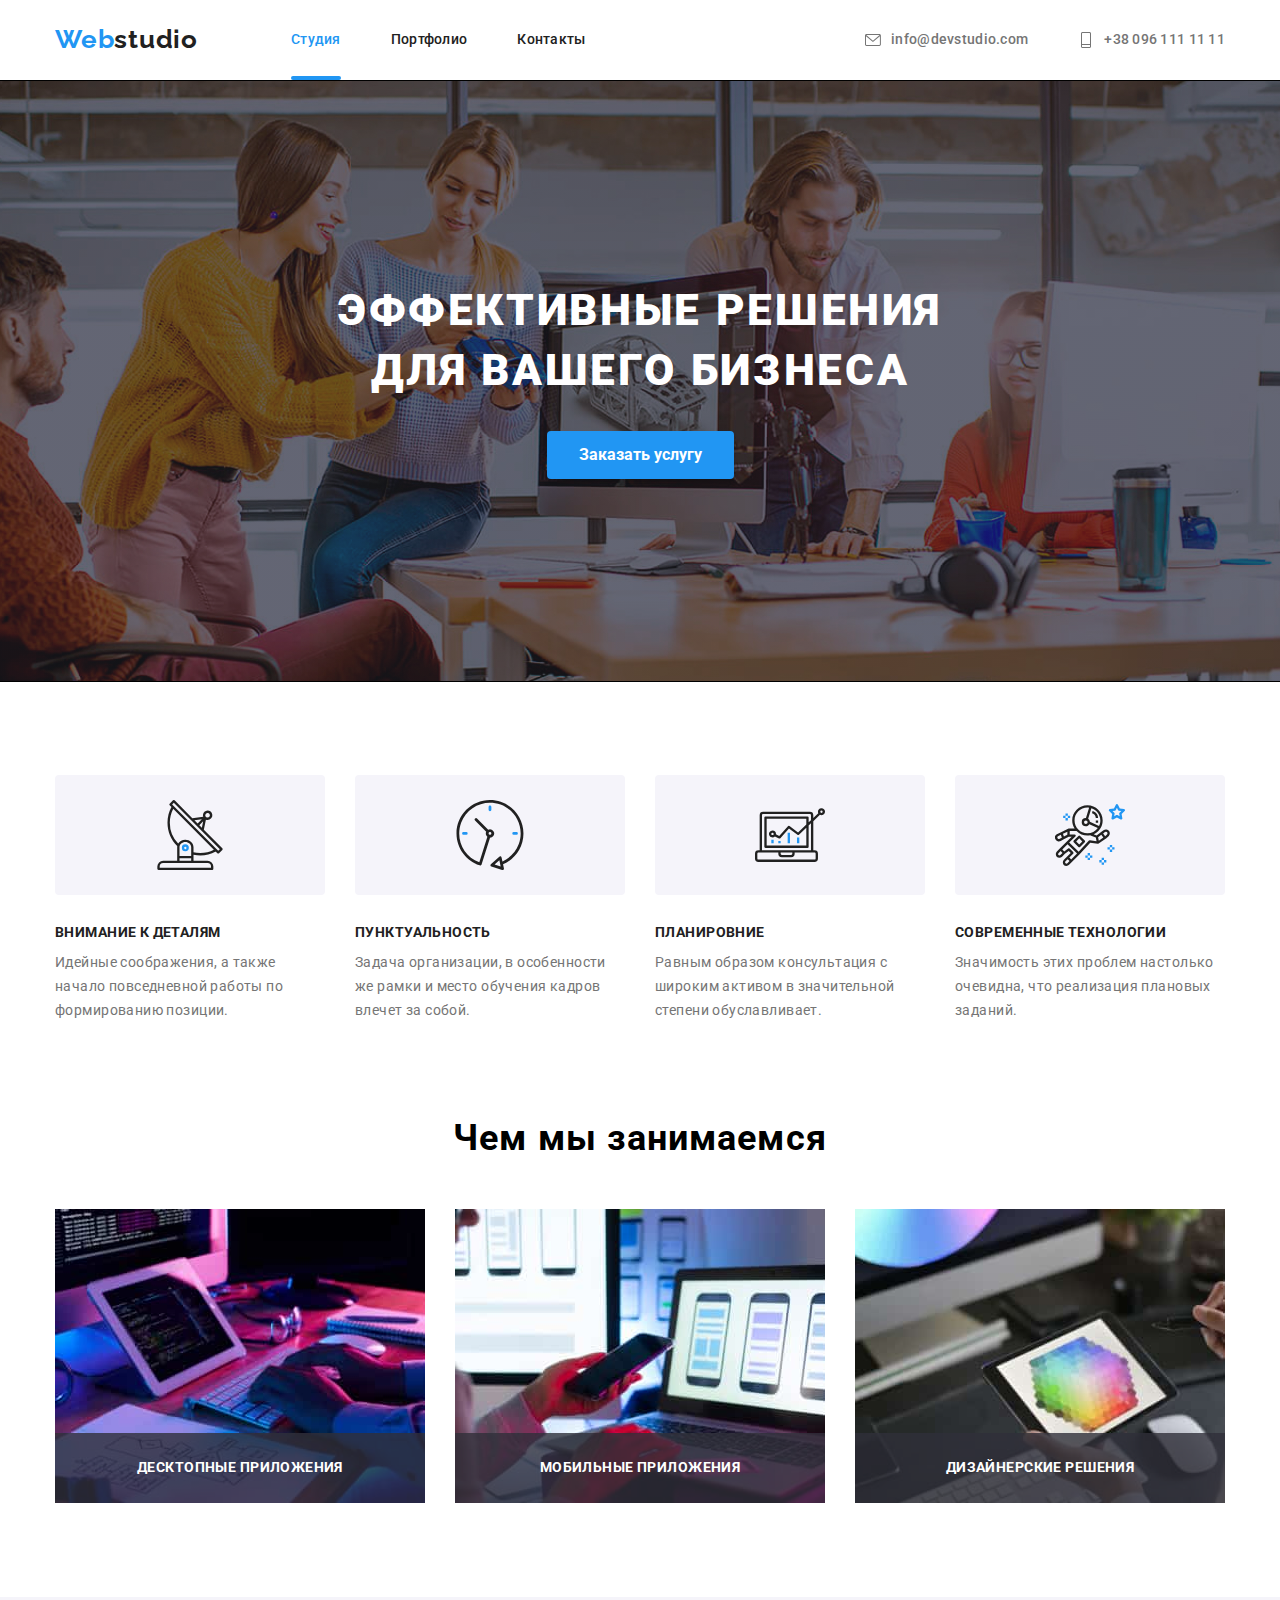
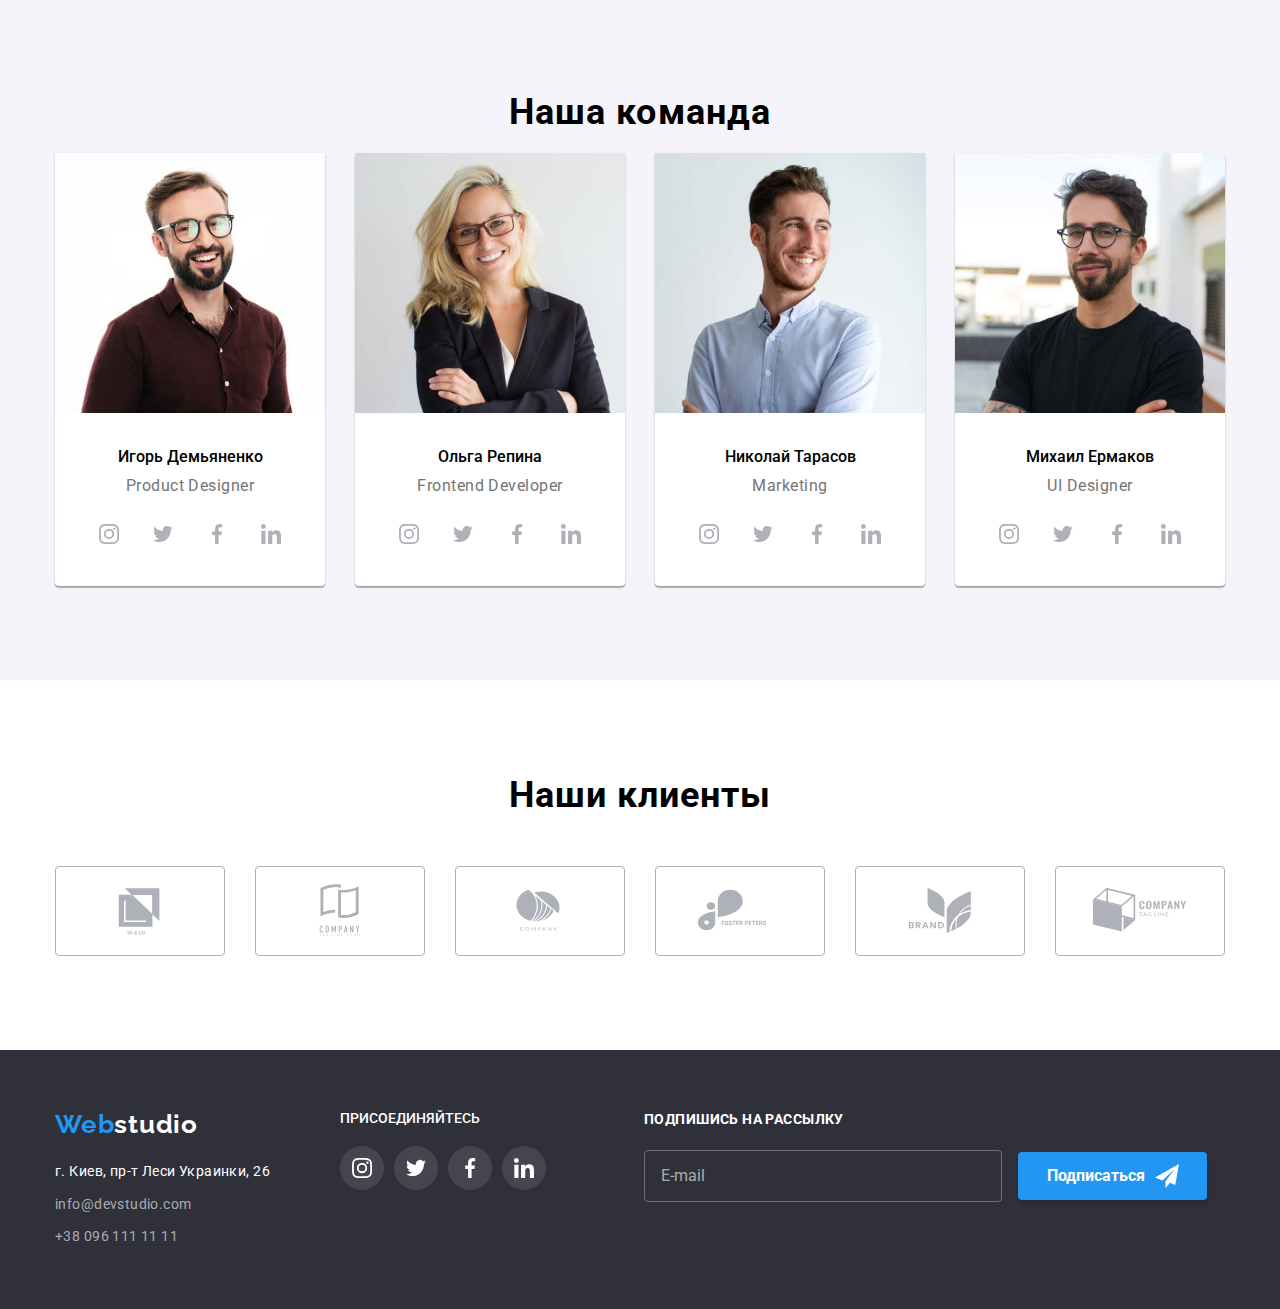
<file: index.html>
<!DOCTYPE html>
<html lang="ru">

<head>
    <meta charset="UTF-8">
    <meta http-equiv="X-UA-Compatible" content="IE=edge">
    <meta name="viewport" content="width=device-width, initial-scale=1.0">
    <title>Webstudio</title>
    <link rel="preconnect" href="https://fonts.gstatic.com">

    <link
        href="https://fonts.googleapis.com/css2?family=Raleway:wght@700&family=Roboto:wght@400;500;700;900&display=swap"
        rel="stylesheet">


    <link rel="stylesheet"
        href="https://cdnjs.cloudflare.com/ajax/libs/modern-normalize/0.6.0/modern-normalize.min.css" />

    <link rel="stylesheet" href="./css/main.min.css" />

</head>



<header class="header">
    <div class="container header-container">
        <nav class="header-nav">
            <a href="./index.html" lang="en" class="logo header__logo animate_bounce"><span
                    class="logo--accent">Web</span>studio</a>

            <!-- Menu -->
            <ul class="menu list">
                <li class="menu__item">
                    <a href="./index.html" class="menu__link menu__link-current">Студия</a>
                </li>
                <li class="menu__item">
                    <a href="./portfolio.html" class="menu__link">Портфолио</a>
                </li>
                <li class="menu__item">
                    <a href="" class="menu__link">Контакты</a>
                </li>
            </ul>
        </nav>
        <!-- Contacts -->
        <ul class="contacts list">
            <li class="contacts__item">
                <a href="info@devstudio.com" class="contacts__link">
                    <svg class="contacts__icon" width="16" height="12">
                        <use href="./images/icons/symbol-defs2.svg#icon-envelope-grey">
                        </use>
                    </svg>
                    info@devstudio.com
                </a>
            </li>

            <li class="contacts__item">
                <a href="tel:+380961111111" class="contacts__link">
                    <svg class="contacts__icon" width="10" height="16">
                        <use href="./images/icons/symbol-defs2.svg#icon-Tel-header">
                        </use>
                    </svg>
                    +38 096 111 11 11
                </a>
            </li>
        </ul>
</header>


<main>
    <section class="hero">
        <div class="hero__align">
            <h1 class="hero__title">Эффективные решения<br> для вашего бизнеса</h1>
            <!-- Ordrer -->
            <button data-modal-open type="button" class="button">Заказать услугу</button>
        </div>
    </section>


    <!-- Features -->
    <section class="section__features">
        <!-- Скрытый заголовой к Секции2
            <h2>Наши особенности</h2> -->
        <div class="container">
            <ul class="features">
                <li class="features__list">
                    <div class="features__icon-wrapper">
                        <svg class="features__icon" width="65" height="70">
                            <use href="./images/icons/symbol-defs2.svg#icon-antenna"></use>
                        </svg>
                    </div>
                    <h3 class="features__title">Внимание к деталям</h3>
                    <p class="features__subject">
                        Идейные соображения, а также начало повседневной работы по формированию позиции.
                    </p>
                </li>

                <li class="features__list">
                    <div class="features__icon-wrapper">
                        <svg class="features__icon" width="66" height="70">
                            <use href="./images/icons/symbol-defs2.svg#icon-clock"></use>
                        </svg>
                    </div>
                    <h3 class="features__title">Пунктуальность</h3>
                    <p class="features__subject">
                        Задача организации, в особенности же рамки и место обучения кадров влечет за собой.
                    </p>
                </li>

                <li class="features__list">
                    <div class="features__icon-wrapper">
                        <svg class="features__icon" width="70" height="53">
                            <use href="./images/icons/symbol-defs2.svg#icon-diagram"></use>
                        </svg>
                    </div>
                    <h3 class="features__title">Планировние</h3>
                    <p class="features__subject">
                        Равным образом консультация с широким активом в значительной степени обуславливает.
                    </p>
                </li>

                <li class="features__list">
                    <div class="features__icon-wrapper">
                        <svg class="features__icon" width="70" height="70">
                            <use href="./images/icons/symbol-defs2.svg#icon-astronaut"></use>
                        </svg>
                    </div>
                    <h3 class="features__title">Современные технологии</h3>
                    <p class="features__subject">
                        Значимость этих проблем настолько очевидна, что реализация плановых заданий.
                    </p>

                </li>
            </ul>
        </div>
    </section>





    <!--Service-->
    <section class="section service-space">
        <div class="container">
            <h2 class="section__title">Чем мы занимаемся</h2>

            <ul class="service">
                <li class="service__item">
                    <img class="service__image" src="./images/img.jpg" alt="Разработка" width="370" height="294">

                    <div class="service__desc">
                        <p class="service__text">Десктопные приложения</p>
                    </div>
                </li>

                <li class="service__item">
                    <img src="./images/img1.jpg" alt="Проэктирование" width="370" height="294">

                    <div class="service__desc">
                        <p class="service__text">Мобильные приложения</p>
                    </div>
                </li>
                </li>
                <li class="service__item">
                    <img src="./images/img2.jpg" alt="Дизайн" width="370" height="294">

                    <div class="service__desc">
                        <p class="service__text">Дизайнерские решения</p>
                    </div>
                </li>
                </li>
            </ul>
        </div>
    </section>



    <!--TEAM-->
    <section class="section command">
        <div class="container">
            <h2 class="section__title">Наша команда</h2>
            <ul class="team">
                <li class="team__item">
                    <img src="./images/foto1.jpg" alt="Продакт менеджер" width="270" height="260">

                    <div class="member">
                        <h3 class="member__name">Игорь Демьяненко</h3>
                        <p lang="en" class="member__position">Product Designer</p>

                        <ul class="social list">
                            <li class="social__item">
                                <a class="social__link instagram" href="">
                                    <svg class="social__icon">
                                        <use href="./images/icons/symbol-defs2.svg#icon-instagram-1">
                                    </svg>
                                </a>
                            </li>

                            <li class="social__item">
                                <a class="social__link twitter" href="">
                                    <svg class="social__icon">
                                        <use href="./images/icons/symbol-defs2.svg#icon-twitter-1">
                                    </svg>
                                </a>
                            </li>

                            <li class="social__item">
                                <a class="social__link facebook" href="">
                                    <svg class="social__icon">
                                        <use href="./images/icons/symbol-defs2.svg#icon-facebook-1">
                                    </svg>
                                </a>
                            </li>

                            <li class="social__item">
                                <a class="social__link linkedin" href="">
                                    <svg class="social__icon">
                                        <use href="./images/icons/symbol-defs2.svg#icon-linkedin-1">
                                    </svg>
                                </a>
                            </li>
                        </ul>
                    </div>
                </li>


                <li class="team__item">
                    <img src="./images/foto2.jpg" alt="Фронтенд разработчик" width="270" height="260">
                    <div class="member">
                        <h3 class="member__name">Ольга Репина</h3>
                        <p lang="en" class="member__position">Frontend Developer</p>
                        <ul class="social list">
                            <li class="social__item">
                                <a class="social__link instagram" href="">
                                    <svg class="social__icon">
                                        <use href="./images/icons/symbol-defs2.svg#icon-instagram-1">
                                    </svg>
                                </a>
                            </li>

                            <li class="social__item">
                                <a class="social__link twitter" href="">
                                    <svg class="social__icon">
                                        <use href="./images/icons/symbol-defs2.svg#icon-twitter-1">
                                    </svg>
                                </a>
                            </li>

                            <li class="social__item ">
                                <a class="social__link facebook" href="">
                                    <svg class="social__icon">
                                        <use href="./images/icons/symbol-defs2.svg#icon-facebook-1">
                                    </svg>
                                </a>
                            </li>

                            <li class="social__item">
                                <a class="social__link linkedin" href="">
                                    <svg class="social__icon">
                                        <use href="./images/icons/symbol-defs2.svg#icon-linkedin-1">
                                    </svg>
                                </a>
                            </li>
                        </ul>
                    </div>
                </li>


                <li class="team__item">
                    <img src="./images/foto3.jpg" alt="Маркетинг" width="270" height="260">

                    <div class="member">
                        <h3 class="member__name">Николай Тарасов</h3>
                        <p lang="en" class="member__position">Marketing</p>
                        <ul class="social list">
                            <li class="social__item">
                                <a class="social__link instagram" href="">
                                    <svg class="social__icon">
                                        <use href="./images/icons/symbol-defs2.svg#icon-instagram-1">
                                    </svg>
                                </a>
                            </li>

                            <li class="social__item">
                                <a class="social__link twitter" href="">
                                    <svg class="social__icon">
                                        <use href="./images/icons/symbol-defs2.svg#icon-twitter-1">
                                    </svg>
                                </a>
                            </li>

                            <li class="social__item ">
                                <a class="social__link facebook" href="">
                                    <svg class="social__icon">
                                        <use href="./images/icons/symbol-defs2.svg#icon-facebook-1">
                                    </svg>
                                </a>
                            </li>

                            <li class="social__item">
                                <a class="social__link linkedin" href="">
                                    <svg class="social__icon">
                                        <use href="./images/icons/symbol-defs2.svg#icon-linkedin-1">
                                    </svg>
                                </a>
                            </li>
                        </ul>
                    </div>
                </li>


                <li class="team__item">
                    <img src="./images/foto4.jpg" alt="Дизайнер" width="270" height="260">
                    <div class="member">
                        <h3 class="member__name">Михаил Ермаков</h3>
                        <p lang="en" class="member__position">UI Designer</p>
                        <ul class="social list">
                            <li class="social__item">
                                <a class="social__link instagram" href="">
                                    <svg class="social__icon">
                                        <use href="./images/icons/symbol-defs2.svg#icon-instagram-1">
                                    </svg>
                                </a>
                            </li>

                            <li class="social__item">
                                <a class="social__link twitter" href="">
                                    <svg class="social__icon">
                                        <use href="./images/icons/symbol-defs2.svg#icon-twitter-1">
                                    </svg>
                                </a>
                            </li>

                            <li class="social__item ">
                                <a class="social__link facebook" href="">
                                    <svg class="social__icon">
                                        <use href="./images/icons/symbol-defs2.svg#icon-facebook-1">
                                    </svg>
                                </a>
                            </li>

                            <li class="social__item">
                                <a class="social__link linkedin" href="">
                                    <svg class="social__icon">
                                        <use href="./images/icons/symbol-defs2.svg#icon-linkedin-1">
                                    </svg>
                                </a>
                            </li>
                        </ul>
                    </div>
                </li>
            </ul>
        </div>
    </section>




    <!-- Clients/Partners -->
    <section class="section clients">
        <div class="container">
            <h2 class="section__title">Наши клиенты</h2>

            <ul class="clients__list">
                <li class="clients__item">
                    <!-- <div class="clients-blok"> -->
                    <a class="clients__link" href="" aria-label="Client 1">
                        <svg class="clients__icon">
                            <use href="./images/icons/symbol-defs2.svg#icon-Logo1-main"></use>
                        </svg>
                    </a>
                </li>

                <li class="clients__item">
                    <a class="clients__link" href="" aria-label="Client 2">
                        <svg class="clients__icon">
                            <use href="./images/icons/symbol-defs2.svg#icon-Logo2-main"></use>
                        </svg>
                    </a>
                </li>

                <li class="clients__item">
                    <a class="clients__link" href="" aria-label="Client 3">
                        <svg class="clients__icon">
                            <use href="./images/icons/symbol-defs2.svg#icon-Logo3-main"></use>
                        </svg>
                    </a>
                </li>

                <li class="clients__item">
                    <a class="clients__link" href="" aria-label="Client 4">
                        <svg class="clients__icon">
                            <use href="./images/icons/symbol-defs2.svg#icon-Logo4-main"></use>
                        </svg>
                    </a>
                </li>

                <li class="clients__item">
                    <a class="clients__link" href="" aria-label="Client 5">
                        <svg class="clients__icon">
                            <use href="./images/icons/symbol-defs2.svg#icon-Logo5-main"></use>
                        </svg>
                    </a>
                </li>

                <li class="clients__item">
                    <a class="clients__link" href="" aria-label="Client 6">
                        <svg class="clients__icon">
                            <use href="./images/icons/symbol-defs2.svg#icon-Logo6-main"></use>
                        </svg>
                    </a>
                </li>
            </ul>
        </div>
    </section>


</main>



<!--Контакты-->

<footer class="footer">
    <div class="container">

        <div class="footer-wrapper">
            <div class="footer-adress-wrapper">
                <a href="./index.html" lang="en" class="logo footer-logo"><span
                        class="logo--accent">Web</span>studio</a>
                <address class="footer-adress-list">
                    <ul class="footer-nav">
                        <li class="footer-adress-item">
                            <a href="https://goo.gl/maps/8NbSCPgEPVCYa1LM7" class="footer-adress">г. Киев, пр-т Леси
                                Украинки,
                                26</a></li>
                        <li class="footer-adress-item">
                            <a href="info@devstudio.com" class="footer-adress-mail">info@devstudio.com</a></li>
                        <li class="footer-adress-item"> <a href="tel:+380961111111" class="footer-adress-tel">+38 096
                                111 11
                                11</a></li>
                    </ul>
                </address>
            </div>

            <div class="footer-social">
                <p class="footer-social-title">Присоединяйтесь</p>
                <ul class="footer-social-list">
                    <li class="footer-social-item">
                        <a class="social__link footer-social-link" href="">
                            <svg class="social__icon footer-social-icon">
                                <use href="./images/icons/symbol-defs2.svg#icon-instagram-2"></use>
                            </svg>
                        </a>
                    </li>

                    <li class="footer-item">
                        <a class="social__link footer-social-link" href="">
                            <svg class="social__icon footer-social-icon">
                                <use href="./images/icons/symbol-defs2.svg#icon-twitter-2"></use>
                            </svg>
                        </a>
                    </li>

                    <li class="footer-item">
                        <a class="social__link footer-social-link" href="">
                            <svg class="social__icon footer-social-icon">
                                <use href="./images/icons/symbol-defs2.svg#icon-facebook-2"></use>
                            </svg>
                        </a>
                    </li>

                    <li class="footer-item">
                        <a class="social__link footer-social-link" href="">
                            <svg class="social__icon footer-social-icon">
                                <use href="./images/icons/symbol-defs2.svg#icon-linkedin-2"></use>
                            </svg>
                        </a>
                    </li>
                </ul>
            </div>



            <div class="footer-subscribe">
                <p class="subscribe-title" id="subscribe-title-id">Подпишись на рассылку</p>
                <form class="subscribe-form" id="subscribe-form-id"></form>
                <input class="subscribe-email" type="text" name="email" id="subscribe-email" placeholder="E-mail"
                    required />
                <!-- <label class="subscribe-label" for="subscribe-email"></label> -->
                <button class="submit-btn" type="submit" id="subscribe-btn-id">Подписаться
                    <svg class="icon-send" aria-hidden="true" width="24" height="24">
                        <use href="./images/icons/symbol-defs2.svg#icon-send"></use>
                    </svg>
                </button>
                </form>


            </div>
        </div>
</footer>



<div class="backdrop is-hidden" data-modal>
    <div class="modal">
        <button type="button" class="modal-btn__close" data-modal-close>
            <svg class="btn-close" width="30" height="30" aria-label="Закрыть окно">
                <use href="./images/icons/symbol-defs2.svg#icon-close"></use>
            </svg>
        </button>

        <!-- FORM -->
        <form class="form modal-form">
            <p class="modal__title">Оставьте свои данные, мы вам перезвоним</p>


            <label class="form__field">
                <p class="form__title">Имя</p>
                <span class="form__input-wrapper">
                    <input class="form__input" type="text" name="user-name" pattern="[a-zA-Zа-яёА-ЯЁ]" title="Имя должно
                        содержать символы кирилици или латинского алфавита" required autofocus>
                    <svg class="form-icon" width="10" height="12">
                        <use href="./images/icons/symbol-defs2.svg#icon-person-black"></use>
                    </svg>
                </span>
            </label>

            <label class="form__field">
                <p class="form__title">Телефон</p>
                <span class="form__input-wrapper">
                    <input class="form__input" type="tel" name="user-tel" pattern="[0-9]{3}-[0-9]{2}-[0-9]{2}-[0-9]{2}"
                        required>
                    <svg class="form__icon" width="13" height="13">
                        <use href="./images/icons/symbol-defs2.svg#icon-phone"></use>
                    </svg>
                </span>
            </label>

            <label class="form__field">
                <p class="form__title">Почта</p>
                <span class="form__input-wrapper">
                    <input class="form__input" type="email" name="user-mail" required>
                    <svg class="form__icon" width="15" height="12">
                        <use href="./images/icons/symbol-defs2.svg#icon-letter"></use>
                    </svg>
                </span>
            </label>


            <label for="comment" class="form__field">
                <p class="form__title">Коментарий</p>
                <textarea class="form__comment" rows="10" name="user-comment" placeholder="Введите текст"></textarea>
            </label>


            <input type="checkbox" class="form__checkbox-input visually-hidden" name="policy" id="accept-policy">
            <label for="accept-policy" class="form__checkbox-label">
                Соглашаюсь с рассылкой и принимаю &nbsp;
                <a href="#" class="form__checkbox-link">Условия договора</a>
            </label>


            <button type="submit" class="modal__form-btn">Отправить</button>
        </form>


    </div>
</div>


<script src="./js/modal.js">
</script>

<!-- <iframe src="about:blank" style="display: none;"></iframe> -->

</body>

</html>
</file>
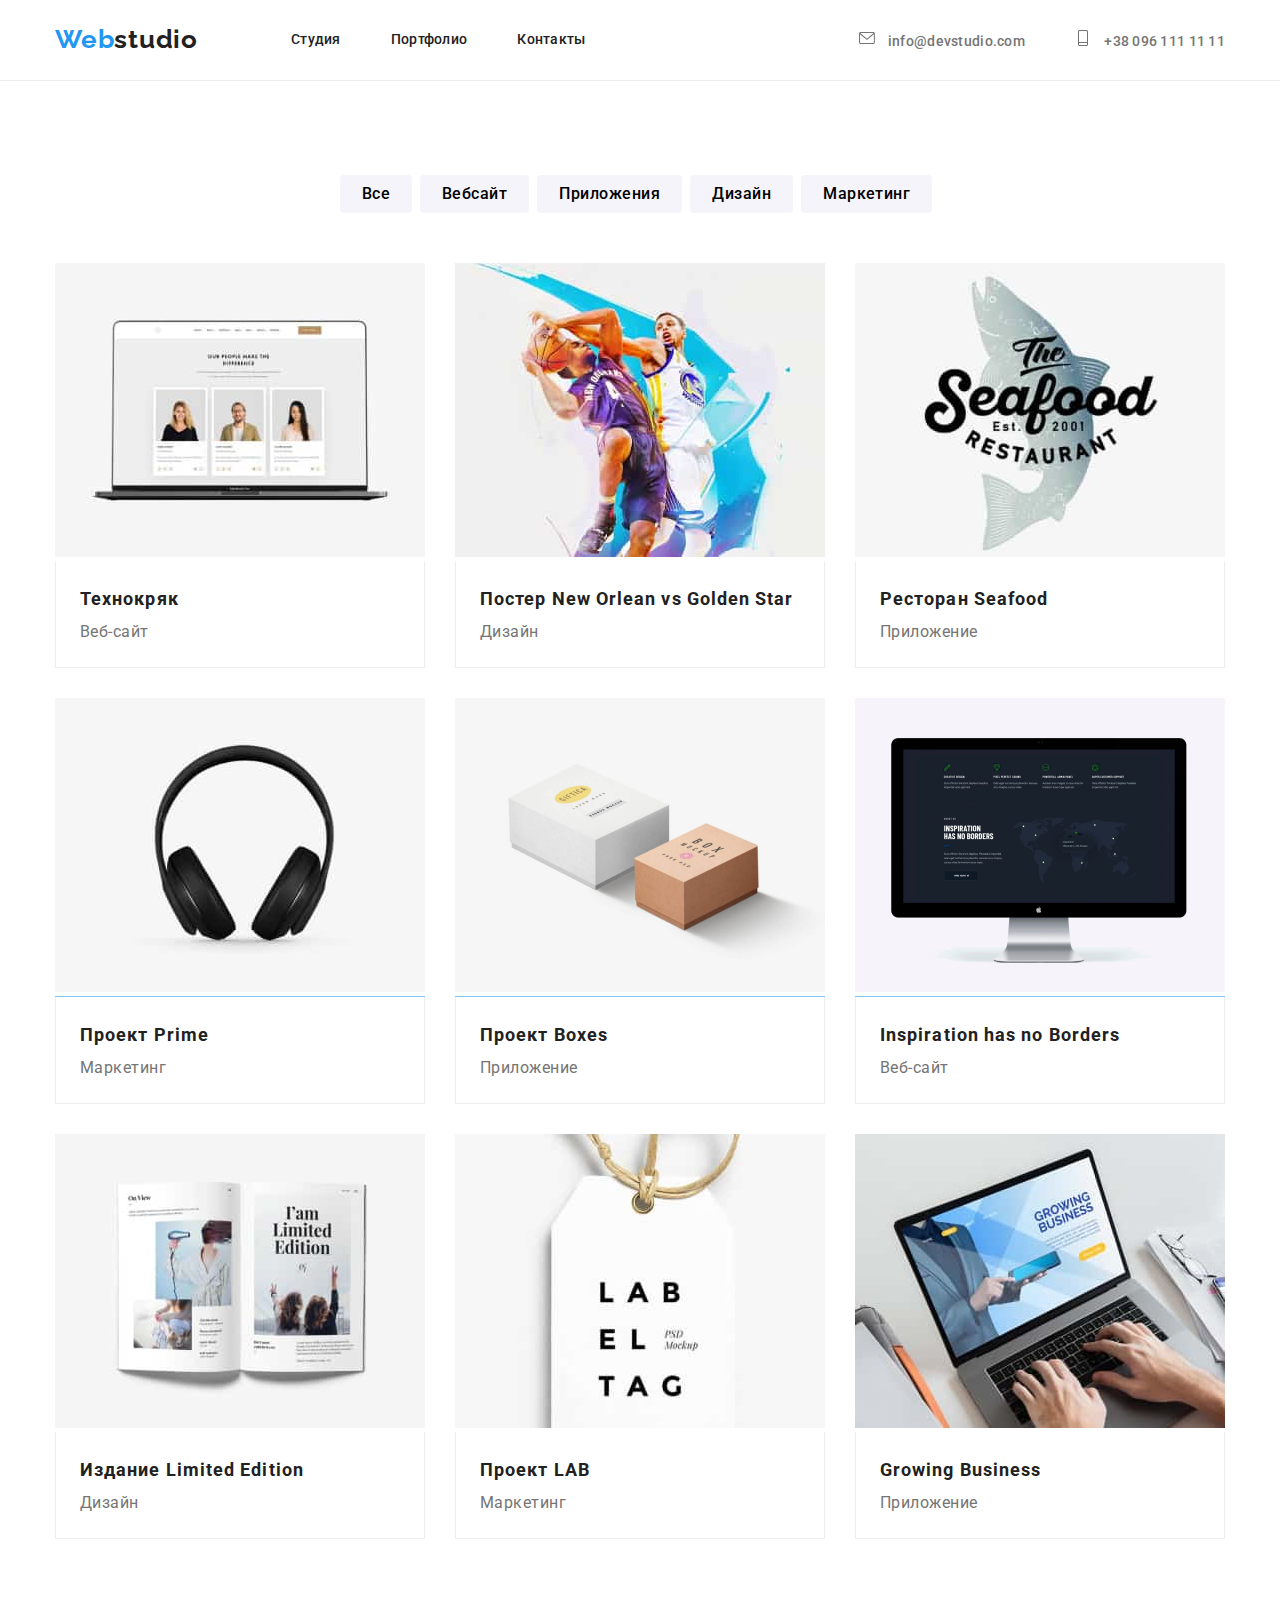
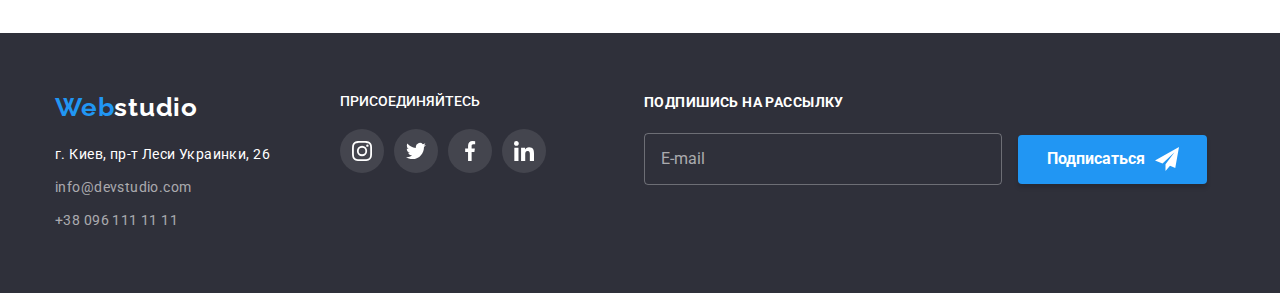
<file: portfolio.html>
<!DOCTYPE html>
<html lang="ru">

<head>
    <meta charset="UTF-8">
    <meta http-equiv="X-UA-Compatible" content="IE=edge">
    <meta name="viewport" content="width=device-width, initial-scale=1.0">
    <title>Webstudio</title>
    <link rel="preconnect" href="https://fonts.gstatic.com">

    <link
        href="https://fonts.googleapis.com/css2?family=Raleway:wght@700&family=Roboto:wght@400;500;700;900&display=swap"
        rel="stylesheet">


    <link rel="stylesheet"
        href="https://cdnjs.cloudflare.com/ajax/libs/modern-normalize/0.6.0/modern-normalize.min.css" />


    <link rel="stylesheet" href="https://cdnjs.cloudflare.com/ajax/libs/animate.css/4.1.1/animate.min.css" />

    <link rel="stylesheet" href="./css/main.min.css" />

</head>



<header class="header">
    <div class="container header-container">
        <nav class="header-nav">
            <a href="./index.html" lang="en" class="logo header__logo animate__bounce"><span
                    class="logo--accent">Web</span>studio</a>

            <!-- Menu -->
            <ul class="menu list">
                <li class="menu__item link">
                    <a href="./index.html" class="menu__link">Студия</a>
                </li>
                <li class="menu__item link">
                    <a href="./portfolio.html" class="menu__link">Портфолио</a>
                </li>
                <li class="menu__item link">
                    <a href="" class="menu__link">Контакты</a>
                </li>
            </ul>
        </nav>
        <!-- Contacts -->
        <ul class="contacts list">
            <li class="contacts__item">
                <a href="info@devstudio.com" class="contacts__link link">
                    <svg class="contacts__icon" width="16" height="12">
                        <use href="./images/icons/symbol-defs2.svg#icon-envelope-grey">
                        </use>
                    </svg>
                    info@devstudio.com
                </a>
            </li>

            <li class="contacts__item link">
                <a href="tel:+380961111111" class="contacts__link link">
                    <svg class="contacts__icon" width="10" height="16">
                        <use href="./images/icons/symbol-defs2.svg#icon-Tel-header">
                        </use>
                    </svg>
                    +38 096 111 11 11
                </a>
            </li>
        </ul>
</header>


<main>

    <!--Portfolio menu-->
    <section class="section portfolio">
        <div class="container">
            <ul class="portfolio-center">
                <li class="portfolio-align">
                    <button href="" type="button" class="portfolio-top__menu">Все</button></li>
                <li class="portfolio-align">
                    <button href="" type="button" class="portfolio-top__menu">Вебсайт</button></li>
                <li class="portfolio-align">
                    <button href="" type="button" class="portfolio-top__menu">Приложения</button></li>
                <li class="portfolio-align">
                    <button href="" type="button" class="portfolio-top__menu">Дизайн</button></li>
                <li class="portfolio-align">
                    <button href="" type="button" class="portfolio-top__menu">Маркетинг</button></li>
            </ul>


            <!--Portfolio items-->

            <ul class="picture">
                <li class="picture-item">
                    <a href="#" class="picture-link">
                        <div class="picture-item-wrapper">
                            <img src="./images/img portfolio.jpg" alt="Наша команда" width="370" height="294">
                            <p class="overlay">Технокряк это современная площадка распространения коронавируса. Компании
                                используют эту платформу для цифрового шпионажа и атак на защищённые сервера
                                конкурентов.
                            </p>
                        </div>
                        <div class="legend">
                            <h3 class="portfolio-picture-title">Технокряк</h3>
                            <p class="description">Веб-сайт</p>
                        </div>
                    </a>
                </li>

                <li class="picture-item">
                    <a href="#" class="picture-link">
                        <div class="picture-item-wrapper">
                            <img src="./images/img portfolio 1.jpg" alt="Постер баскетболистов" width="370"
                                height="294">

                            <p class="overlay">Технокряк это современная площадка распространения коронавируса. Компании
                                используют эту платформу для цифрового шпионажа и атак на защищённые сервера
                                конкурентов.
                            </p>
                        </div>
                        <div class="legend">
                            <h3 lang="en" class="portfolio-picture-title">Постер <span>New Orlean vs Golden Star</span>
                            </h3>
                            <p class="description">Дизайн</p>
                        </div>
                    </a>
                </li>


                <li class="picture-item">
                    <a href="#" class="picture-link">
                        <div class="picture-item-wrapper">
                            <img src="./images/img portfolio 2.jpg" alt="Логотип Сифуд" width="370" height="294">
                            <p class="overlay">Технокряк это современная площадка распространения коронавируса. Компании
                                используют эту платформу для цифрового шпионажа и атак на защищённые сервера
                                конкурентов.
                            </p>
                        </div>
                        <div class="legend">
                            <h3 lang="en" class="portfolio-picture-title">Ресторан <span>Seafood</h3>
                            <p class="description">Приложение</p>
                        </div>
                    </a>
                </li>

                <li class="picture-item">
                    <a href="#" class="picture-link">
                        <div class="picture-item-wrapper">
                            <img src="./images/img portfolio 3.jpg" alt="Наушники" width="370" height="294">
                            <p class="overlay">Технокряк это современная площадка распространения коронавируса. Компании
                                используют эту платформу для цифрового шпионажа и атак на защищённые сервера
                                конкурентов.
                            </p>
                        </div>
                        <div class="legend">
                            <h3 lang="en" class="portfolio-picture-title">Проект Prime</h3>
                            <p class="description">Маркетинг</p>
                        </div>
                    </a>
                </li>

                <li class="picture-item">
                    <a href="#" class="picture-link">
                        <div class="picture-item-wrapper">
                            <img src="./images/img portfolio 4.jpg" alt="Коробки" width="370" height="294">
                            <p class="overlay">Технокряк это современная площадка распространения коронавируса. Компании
                                используют эту платформу для цифрового шпионажа и атак на защищённые сервера
                                конкурентов.
                            </p>
                        </div>
                        <div class="legend">
                            <h3 lang="en, ru" class="portfolio-picture-title">Проект Boxes</h3>
                            <p class="description">Приложение</p>
                        </div>
                    </a>
                </li>

                <li class="picture-item">
                    <a href="#" class="picture-link">
                        <div class="picture-item-wrapper">
                            <img src="./images/img portfolio 5.jpg" alt="Экран монитора" width="370" height="294">
                            <p class="overlay">Технокряк это современная площадка распространения коронавируса. Компании
                                используют эту платформу для цифрового шпионажа и атак на защищённые сервера
                                конкурентов.
                            </p>
                        </div>
                        <div class="legend">
                            <h3 lang="en" class="portfolio-picture-title">Inspiration has no Borders</h3>
                            <p class="description">Веб-сайт</p>
                        </div>
                    </a>
                </li>

                <li class="picture-item">
                    <a href="#" class="picture-link">
                        <div class="picture-item-wrapper">
                            <img src="./images/img portfolio 6.jpg" alt="Журнал" width="370" height="294">
                            <p class="overlay">Технокряк это современная площадка распространения коронавируса. Компании
                                используют эту платформу для цифрового шпионажа и атак на защищённые сервера
                                конкурентов.
                            </p>
                        </div>
                        <div class="legend">
                            <h3 lang="en, ru" class="portfolio-picture-title">Издание Limited Edition</h3>
                            <p class="description">Дизайн</p>
                        </div>
                    </a>
                </li>

                <li class="picture-item">
                    <a href="#" class="picture-link">
                        <div class="picture-item-wrapper">
                            <img src="./images/img portfolio 7.jpg" alt="Бирка" width="370" height="294">
                            <p class="overlay">Технокряк это современная площадка распространения коронавируса. Компании
                                используют эту платформу для цифрового шпионажа и атак на защищённые сервера
                                конкурентов.
                            </p>
                        </div>
                        <div class="legend">
                            <h3 lang="en, ru" class="portfolio-picture-title">Проект LAB</h3>
                            <p class="description">Маркетинг</p>
                        </div>
                    </a>
                </li>

                <li class="picture-item">
                    <a href="#" class="picture-link">
                        <div class="picture-item-wrapper">
                            <img src="./images/img portfolio 8.jpg" alt="Руки печатают по клавишам ноутбука" width="370"
                                height="294">
                            <p class="overlay">Технокряк это современная площадка распространения коронавируса. Компании
                                используют эту платформу для цифрового шпионажа и атак на защищённые сервера
                                конкурентов.
                            </p>
                        </div>
                        <div class="legend">
                            <h3 lang="en" class="portfolio-picture-title">Growing Business</h3>
                            <p class="description">Приложение</p>
                        </div>
                    </a>
                </li>
            </ul>
        </div>
    </section>
</main>

<!--Контакты-->

<footer class="footer">
    <div class="container">

        <div class="footer-wrapper">
            <div class="footer-adress-wrapper">
                <a href="./index.html" lang="en" class="logo footer-logo"><span
                        class="logo--accent">Web</span>studio</a>
                <address class="footer-adress-list">
                    <ul class="footer-nav">
                        <li class="footer-adress-item">
                            <a href="https://goo.gl/maps/8NbSCPgEPVCYa1LM7" class="footer-adress">г. Киев, пр-т Леси
                                Украинки,
                                26</a></li>
                        <li class="footer-adress-item">
                            <a href="info@devstudio.com" class="footer-adress-mail">info@devstudio.com</a></li>
                        <li class="footer-adress-item"> <a href="tel:+380961111111" class="footer-adress-tel">+38 096
                                111 11
                                11</a></li>
                    </ul>
                </address>
            </div>

            <div class="footer-social">
                <p class="footer-social-title">Присоединяйтесь</p>
                <ul class="footer-social-list">
                    <li class="footer-social-item">
                        <a class="social__link footer-social-link" href="">
                            <svg class="social__icon footer-social-icon">
                                <use href="./images/icons/symbol-defs2.svg#icon-instagram-2"></use>
                            </svg>
                        </a>
                    </li>

                    <li class="footer-item">
                        <a class="social__link footer-social-link" href="">
                            <svg class="social__icon footer-social-icon">
                                <use href="./images/icons/symbol-defs2.svg#icon-twitter-2"></use>
                            </svg>
                        </a>
                    </li>

                    <li class="footer-item">
                        <a class="social__link footer-social-link" href="">
                            <svg class="social__icon footer-social-icon">
                                <use href="./images/icons/symbol-defs2.svg#icon-facebook-2"></use>
                            </svg>
                        </a>
                    </li>

                    <li class="footer-item">
                        <a class="social__link footer-social-link" href="">
                            <svg class="social__icon footer-social-icon">
                                <use href="./images/icons/symbol-defs2.svg#icon-linkedin-2"></use>
                            </svg>
                        </a>
                    </li>
                </ul>
            </div>



            <div class="footer-subscribe">
                <p class="subscribe-title" id="subscribe-title-id">Подпишись на рассылку</p>
                <form class="subscribe-form" id="subscribe-form-id"></form>
                <input class="subscribe-email" type="text" name="email" id="subscribe-email" placeholder="E-mail"
                    required />
                <!-- <label class="subscribe-label" for="subscribe-email"></label> -->
                <button class="submit-btn" type="submit" id="subscribe-btn-id">Подписаться
                    <svg class="icon-send" aria-hidden="true" width="24" height="24">
                        <use href="./images/icons/symbol-defs2.svg#icon-send"></use>
                    </svg>
                </button>
                </form>


            </div>
        </div>
</footer>


</body>

</html>
</file>
<file: css/main.min.css>
/*! modern-normalize v1.1.0 | MIT License | https://github.com/sindresorhus/modern-normalize */*,::before,::after{box-sizing:border-box}html{line-height:1.15;-webkit-text-size-adjust:100%;-moz-tab-size:4;tab-size:4}body{margin:0;font-family:system-ui,-apple-system,"Segoe UI",Roboto,Helvetica,Arial,sans-serif,"Apple Color Emoji","Segoe UI Emoji"}hr{height:0;color:inherit}abbr[title]{text-decoration:underline dotted}b,strong{font-weight:bolder}code,kbd,samp,pre{font-family:ui-monospace, SFMono-Regular, Consolas, 'Liberation Mono', Menlo, monospace;font-size:1em}small{font-size:80%}sub,sup{font-size:75%;line-height:0;position:relative;vertical-align:baseline}sub{bottom:-0.25em}sup{top:-0.5em}table{text-indent:0;border-color:inherit}button,input,optgroup,select,textarea{font-family:inherit;font-size:100%;line-height:1.15;margin:0}button,select{text-transform:none}button,[type='button'],[type='reset'],[type='submit']{-webkit-appearance:button}::-moz-focus-inner{border-style:none;padding:0}:-moz-focusring{outline:1px dotted ButtonText}:-moz-ui-invalid{box-shadow:none}legend{padding:0}progress{vertical-align:baseline}::-webkit-inner-spin-button,::-webkit-outer-spin-button{height:auto}[type='search']{-webkit-appearance:textfield;outline-offset:-2px}::-webkit-search-decoration{-webkit-appearance:none}::-webkit-file-upload-button{-webkit-appearance:button;font:inherit}summary{display:list-item}h1,h2,h3,h4,h5,h6,p{margin-top:0;margin-bottom:0}ul{list-style:none;padding:0;margin:0}a{text-decoration:none}li{list-style-type:none}*,*::after,*::before{box-sizing:border-box}div,section,p,h2{display:block}body{font-family:'Roboto', sans-serif;color:'text-color'}.container{margin-left:auto;margin-right:auto;width:1200px;padding-left:15px;padding-right:15px}:root{--text-color: #212121;--color-link: #2196F3;--color-tipe: #757575;--main-color: #FFFFFF;--color-font: #2F303A;--color-icons: #AFB1B8;--bg-color-light: #f5f4fa;--opposite-basic-color: #000000;--card-set-gap: 30px;--primary-bg-color: #fff;--clients-bg-color: #E5E5E5;--cubic: cubic-bezier(0.4, 0, 0.2, 1);--logo-color: #000}.visually-hidden{position:absolute !important;clip:rect(1px 1px 1px 1px);clip:rect(1px, 1px, 1px, 1px);padding:0 !important;border:0 !important;height:1px !important;width:1px !important;overflow:hidden}.logo{font-family:Raleway;font-size:26px;font-weight:700;line-height:1.15;font-style:normal;color:var(--text-color);letter-spacing:0.03em;animation-duration:1000ms;animation-iteration-count:2}.header__logo{margin-right:93px}.logo--accent{color:var(--color-link)}.backdrop{position:fixed;top:0;left:0;width:100vw;height:100vh;background-color:rgba(0,0,0,0.2);opacity:1;visibility:visible;transition:opacity 500ms var(--cubic),visibility 500ms var(--cubic)}.backdrop.is-hidden{visibility:hidden;opacity:0;pointer-events:none}.modal{position:absolute;top:50%;left:50%;min-width:528px;min-height:581px;background-color:var(--main-color);transform:translate(-50%, -50%) scale(1);padding:40px}.modal__title{font-size:20px;font-weight:700;margin-bottom:12px;text-align:center;letter-spacing:0.03em}.hero{background-color:var(--text-color);background-image:linear-gradient(to right, rgba(47,48,58,0.4), rgba(47,48,58,0.4)),url(../images/hero.jpg);padding-top:200px;padding-bottom:200px;background-position:center;background-repeat:no-repeat;background-size:cover;max-width:1600px;height:600px;outline:1px solid #000000;margin-left:auto;margin-right:auto}.hero__title{color:var(--main-color);text-transform:uppercase;font-size:44px;font-weight:900;letter-spacing:0.06em;line-height:1.36;margin-top:0;margin-bottom:30px}.hero__align{margin-left:auto;margin-right:auto;width:696px;text-align:center}.button{color:var(--main-color);background-color:var(--color-link);font-weight:700;font-size:16px;line-height:1.8;border:none;box-shadow:0px 4px 4px rgba(0,0,0,0.15);border-radius:4px;padding:10px 32px;cursor:pointer;display:inline-block;cursor:pointer}.modal-btn__close{position:absolute;top:8px;right:8px;display:flex;justify-content:center;align-items:center;width:30px;height:30px;box-sizing:border-box;border:1px solid rgba(0,0,0,0.1);border-radius:50%;background-color:transparent}.modal-btn__close:hover>.btn-close,.modal-btn__close:hover:focus>.btn-close{fill:var(--color-link)}.btn-close{width:11px;fill:var(--logo-color)}.form{display:flex;flex-direction:column}.form__title{font-size:12px;line-height:1.16;letter-spacing:0.01em;margin-top:12px;margin-bottom:4px;display:block;color:var(--color-tipe)}.form__input{width:100%;height:40px;border-radius:4px;border:1px solid rgba(33,33,33,0.2);box-sizing:border-box;padding-left:42px;color:var(--text-color);font-size:14px;transition:border-color 250ms var(--cubic),color 250ms var(--cubic);outline:0}.form__input:hover,.form__input:focus{border-color:var(--color-link)}.form__input:focus,.form__input:focus+.form__icon{fill:var(--color-link);border-color:var(--color-link);outline:none}.form__field{display:inline-block;width:100%;font-size:12px;color:var(--text-color)}.form-field-textarea{margin-bottom:20px}.form__input-wrapper{position:relative}.form__icon{position:absolute;width:18px;height:18px;left:12px;top:50%;transform:translateY(-50%);display:inline-block;transition:background-color 250ms var(--cubic)}.form__comment{width:100%;height:120px;padding:12px 16px;resize:none;border-radius:4px;border:1px solid rgba(33,33,33,0.2);margin-bottom:20px;font-size:14px;letter-spacing:0.01em;transition:border-color 250ms var(--cubic);color:var(--main-color)}.form__comment::placeholder{font-size:12px;line-height:14px;letter-spacing:0.01em;color:rgba(117,117,117,0.5)}.form__comment:hover,.form__comment:focus{fill:var(--color-link);border-color:var(--color-link);outline:none}.form__checkbox-label{display:flex;align-items:center;justify-content:center;font-size:14px;margin-bottom:30px;color:var(--color-tipe);line-height:1.71}.form__checkbox-label::before{display:block;content:"";width:16px;height:15px;border:2px solid var(--text-color);border-radius:2px;cursor:pointer;margin-right:8px}.form__checkbox-input{display:inline-flex;align-items:center;position:absolute}.form__checkbox-input:checked+.form__checkbox-label:before,.form__checkbox-input:focus+.form__checkbox-label:before{background-image:url(../images/icons/icon-check.svg);border-color:transparent;background-color:var(--color-link);background-origin:border-box;background-size:contain;background-repeat:no-repeat}.form__checkbox-link{color:var(--color-link);text-decoration:underline}.modal__form-btn{width:200px;align-self:center;box-shadow:0px 4px 4px rgba(0,0,0,0.15);color:var(--primary-bg-color);background-color:var(--color-link);border-radius:4px;border:none;display:inline-block;padding:10px 32px;min-width:200px;font-family:inherit;font-weight:700;font-size:16px;line-height:1.8;letter-spacing:0.06em;text-decoration:none;cursor:pointer;transition:box-shadow 250ms var(--cubic)}.modal__form-btn:hover,.modal__form-btn:focus{background-color:var(--color-link);box-shadow:0 4px 4px rgba(0,0,0,0.15)}.modal__close{position:absolute;top:8px;right:8px;display:flex;justify-content:center;align-items:center;width:30px;height:30px;box-sizing:border-box;border:1px solid rgba(0,0,0,0.1);border-radius:50%;background-color:transparent}.modal__close:hover>.modal__icon,.modal__close:hover:focus>.modal__icon{fill:var(--color-link)}.modal__icon{width:11px;fill:var(--logo-color)}.social{display:flex;justify-content:center;margin-top:16px}.social__item:not(:last-child){margin-right:10px}.social__icon{fill:currentColor;width:20px;height:20px}.social__link{display:flex;justify-content:center;align-items:center;width:44px;height:44px;border-radius:50%;color:var(--color-icons)}.social__link:hover,.social__link:focus{color:var(--primary-bg-color);background-color:var(--color-link)}header{display:block}.header{border-bottom:1px solid #ececec}.header>.container{display:flex;align-items:center}.header-nav{display:flex;align-items:center}.header-nav .menu{display:flex;align-items:center}.contacts{margin-left:auto;color:var(--text-color);display:flex;align-items:center}.contacts__link{color:var(--color-tipe);font-size:14px;font-weight:500;line-height:1.14;letter-spacing:0.02em;margin-left:auto;display:flex;align-items:center}.contacts__link:hover,.contacts__link:focus{color:var(--color-link)}.contacts__icon{fill:currentColor;margin-right:10px;width:16px;height:16px}.menu__item,.contacts__item{position:relative}.menu__item:not(:last-child),.contacts__item:not(:last-child){margin-right:50px}.menu__item:last-child,.contacts__item:last-child{margin-right:0}.menu__link{position:relative;display:inline-block;transition:color 250ms var(--cubic);font-weight:500;font-size:14px;line-height:1.14;color:var(--text-color);letter-spacing:0.02em;padding-top:32px;padding-bottom:32px}.menu__link:hover,.menu__link:focus{color:var(--color-link)}.menu__link-current{color:var(--color-link)}.menu__link-current::after{position:absolute;left:0;bottom:0;content:'';display:block;width:100%;height:4px;border-radius:2px;background-color:var(--color-link);opacity:1;transition:opasity 250ms var(--cubic)}.section{padding-top:94px;padding-bottom:94px}.section__features{padding-top:94px}.features__list{flex-basis:calc(100% / 4 - var(--card-set-gap));display:block;margin-right:var(--card-set-gap)}.features{display:flex;flex-wrap:wrap;margin-right:calc(-1 * var(--card-set-gap))}.features__title{color:var(--text-color);font-size:14px;font-weight:700;line-height:1.14;letter-spacing:0.03em;text-transform:uppercase;margin-top:0;margin-bottom:10px}.features__subject{color:var(--color-tipe);font-size:14px;line-height:1.71;letter-spacing:0.03em;margin-top:0;margin-bottom:0}.features__icon-wrapper{display:flex;justify-content:center;align-items:center;width:270px;height:120px;background-color:var(--bg-color-light);border-radius:4px;margin-bottom:30px}.features__icon{width:70px;height:70px}.clients{align-items:center}.clients__list{display:flex;justify-content:center;margin-top:0px;margin-bottom:0}.clients__item:not(:last-child){margin-right:30px}.clients__icon{fill:currentColor;width:106px;height:60px}.clients__link{display:flex;justify-content:center;align-items:center;width:170px;height:90px;color:var(--color-icons);border:1px solid #AFB1B8;box-sizing:border-box;border-radius:4px}.clients__link:hover,.clients__link:focus{color:var(--color-link);border-color:var(--color-link)}.portfolio-center{display:flex;justify-content:center;margin-bottom:50px}.portfolio-align{margin-right:8px}.portfolio-top__menu{font-weight:500;font-size:16px;line-height:1.63;letter-spacing:0.03em;background-color:var(--bg-color-light);border:none;border-radius:4px;padding:6px 22px;cursor:pointer}.portfolio-top__menu:hover,.portfolio-top__menu:focus{color:var(--main-color);background-color:var(--color-link)}.picture{display:flex;flex-wrap:wrap;margin-right:calc(-1 * var(--card-set-gap));margin-bottom:calc(-1 * var(--card-set-gap))}.picture-item{flex-basis:calc(100% / 3 - var(--card-set-gap));margin-right:var(--card-set-gap);margin-bottom:var(--card-set-gap)}.portfolio-picture-title{margin:0;color:var(--text-color);font-size:18px;line-height:2;font-weight:700;letter-spacing:0.06em}.legend{display:block;padding:20px 24px;border:1px solid #eeeeee;border-top:none}.description{color:var(--color-tipe);font-weight:400;font-size:16px;line-height:1.87;letter-spacing:0.03em;margin:0}.picture-item:hover{box-shadow:0px 1px 1px rgba(0,0,0,0.12),0px 4px 4px rgba(0,0,0,0.06),1px 4px 6px rgba(0,0,0,0.16)}.overlay{position:absolute;background-color:rgba(33,150,243,0.9);color:var(--main-color);padding:63px 24px;top:0;left:0;height:100%;width:100%;font-family:Roboto;font-weight:400;font-size:18px;line-height:1.56;margin:0;overflow:auto;transform:translateY(100%);opacity:1;transition:transform 250ms var(--cubic);overflow:hidden}.link{display:block}.picture-item-wrapper{position:relative;overflow:hidden}.picture-item-wrapper:hover .overlay,.link:focus .overlay{transform:translateX(0%)}.section{padding-top:94px}.section__title{font-size:36px;font-weight:700;line-height:1.17;letter-spacing:0.03em;text-align:center;margin-top:0;margin-bottom:50px}.service{display:flex;flex-wrap:wrap;margin-right:calc(-1 * var(--card-set-gap))}.service__item{position:relative;display:flex;flex-basis:calc(100% / 3 - var(--card-set-gap));margin-right:var(--card-set-gap)}.service__desc{position:absolute;width:370px;height:70px;background-color:rgba(47,48,58,0.8);left:0;bottom:0;text-align:center;padding-top:27px}.service__text{font-family:Roboto;font-style:normal;font-weight:700;font-size:14px;line-height:1.14;text-align:center;letter-spacing:0.03em;text-transform:uppercase;color:var(--main-color);display:flex;justify-content:center;align-items:center}.command{background-color:var(--bg-color-light)}.team{display:flex;flex-wrap:wrap;flex-direction:row;justify-content:center;margin-top:calc(-1 * var(--card-set-gap));margin-left:calc(-1 * var(--card-set-gap))}.team__item{flex-basis:calc(100% / 4 - var(--card-set-gap));margin-left:var(--card-set-gap);background-color:var(--main-color);box-shadow:0px 1px 3px rgba(0,0,0,0.12),0px 1px 1px rgba(0,0,0,0.14),0px 2px 1px rgba(0,0,0,0.2);border-radius:0px 0px 4px 4px;text-align:center;font-size:16px;line-height:1.18;text-align:center}.team__item+.team__item{margin-left:30px}.member{padding-top:30px;padding-bottom:30px}.member__name{color:var(--text-color);margin-bottom:0;color:var(--title-text-color);font-size:16px;font-weight:500}.member__position{color:var(--color-tipe);margin-top:10px;margin-bottom:16px;font-size:16px;line-height:1.18;letter-spacing:0.03em;text-align:center}.footer{background-color:var(--color-font);padding-top:60px;padding-bottom:60px}.footer-logo{color:var(--main-color);display:inline-block;margin-bottom:20px;font-family:Raleway;font-weight:700;font-size:26px;line-height:1.15;font-style:normal;letter-spacing:0.03em}.footer-logo-accent{color:var(--main-color)}.footer-adress{font-family:'Roboto';color:var(--main-color);font-style:normal;font-size:14px;line-height:1.71;letter-spacing:0.03em}.footer-adress-mail,.footer-adress-tel{font-style:normal;font-size:14px;line-height:1.71;letter-spacing:0.03em;font-family:'Roboto';color:rgba(255,255,255,0.6);display:block;margin-top:9px}.footer-adress-mail:hover,.footer-adress-tel:hover,.footer-adress-mail:focus,.footer-adress-tel:focus{color:var(--color-link)}.footer-wrapper{display:flex}.footer-social{margin-left:70px}.footer-social-title{margin-bottom:20px;font-weight:500;font-style:normal;font-size:14px;line-height:1.17;color:var(--main-color);text-transform:uppercase}.footer-social-list{display:flex}.footer-item{margin-left:10px}.footer-social-link{background-color:rgba(255,255,255,0.1)}.footer-social-icon{fill:var(--main-color)}.footer-subscribe{margin-left:98px}.subscribe-title{margin-bottom:20px;font-weight:700;font-size:14px;line-height:1.42;letter-spacing:0.03em;text-transform:uppercase;color:var(--main-color)}.subscribe-form{display:flex}.subscribe-email{width:358px;margin-right:12px;padding:15px 16px;background-color:transparent;border:1px solid rgba(255,255,255,0.3);box-sizing:border-box;border-radius:4px;color:var(--main-color);font-size:16px;line-height:1.25}.subscribe-email::placeholder{color:rgba(255,255,255,0.6)}.submit-btn{display:inline-flex;color:var(--main-color);background-color:var(--color-link);font-weight:700;font-size:16px;line-height:1.8;border:none;box-shadow:0 4px 4px rgba(0,0,0,0.15);transition:background-color 250ms var(--cubic);border-radius:4px;align-items:center;padding-top:10px;padding-right:28px;padding-bottom:10px;padding-left:29px;cursor:pointer}.icon-send{width:24px;height:24px;margin-left:10px;fill:var(--main-color)}
/*# sourceMappingURL=main.min.css.map */
</file>
